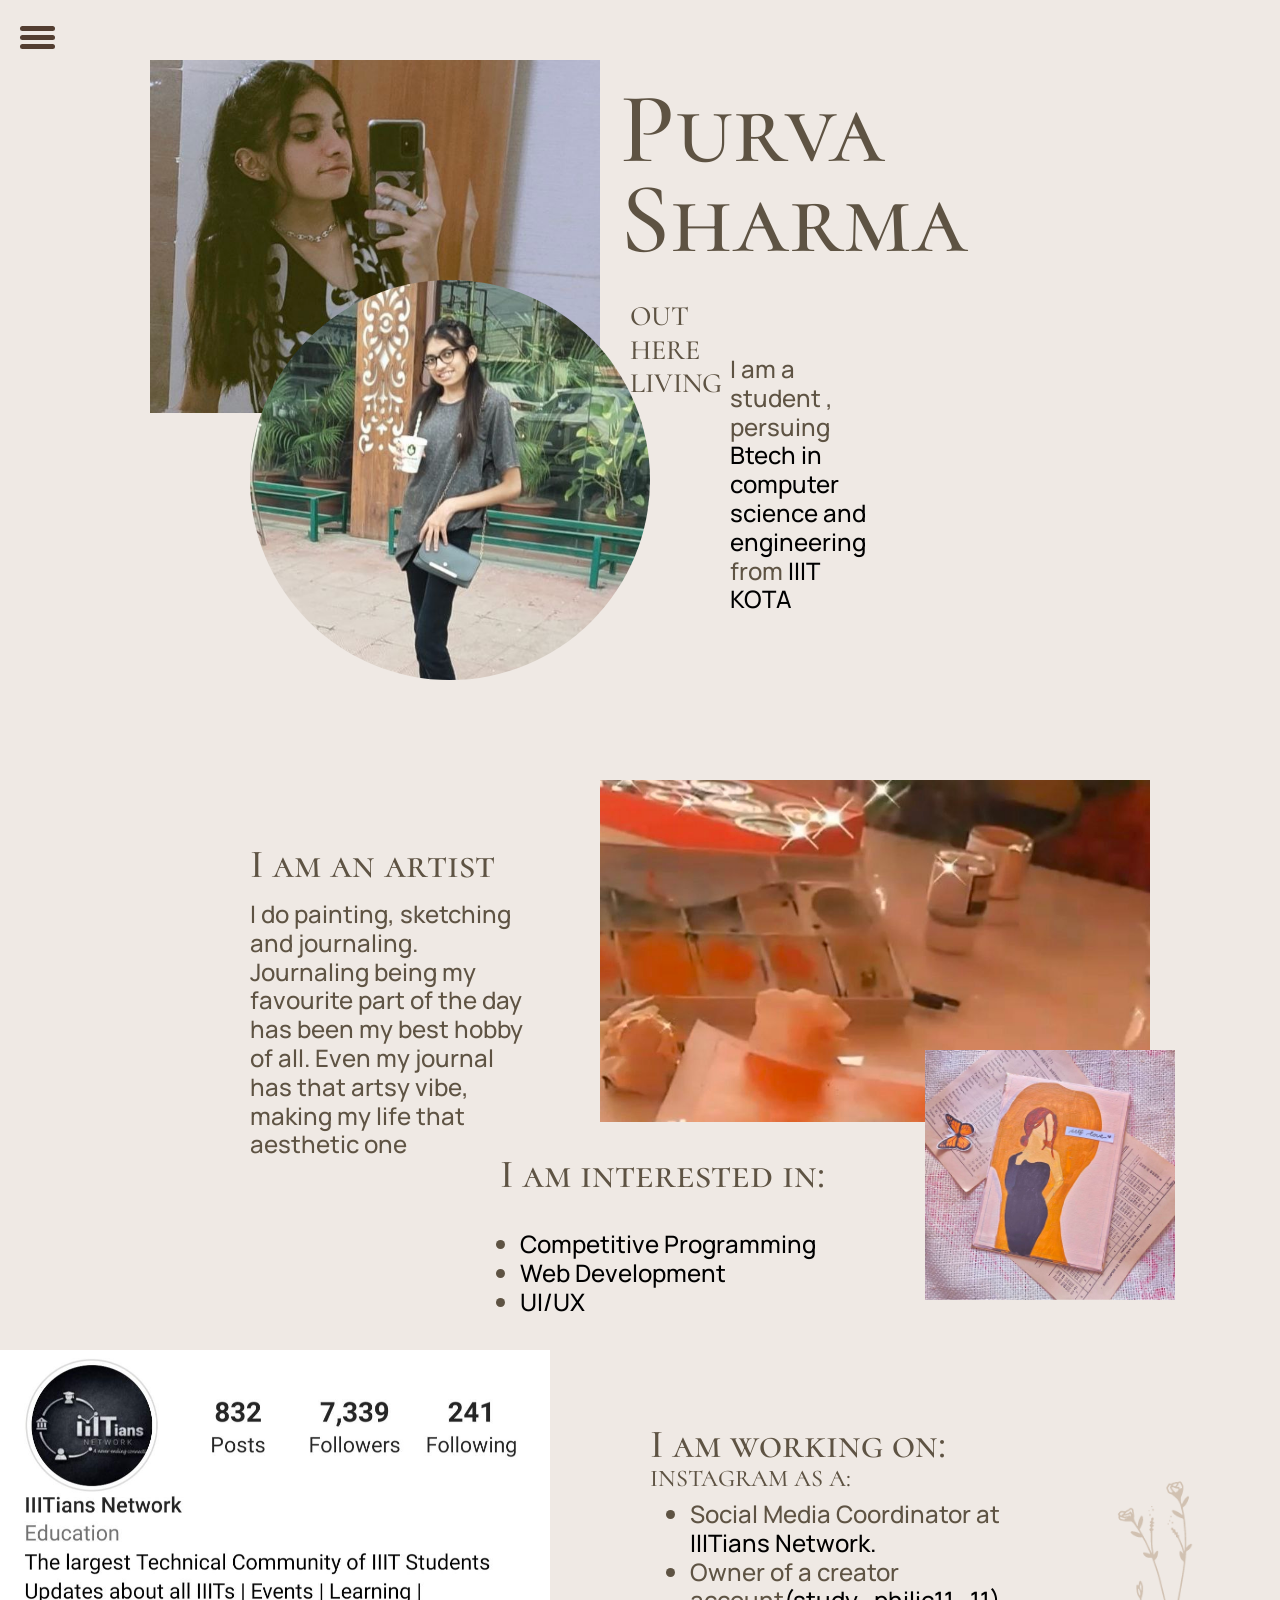
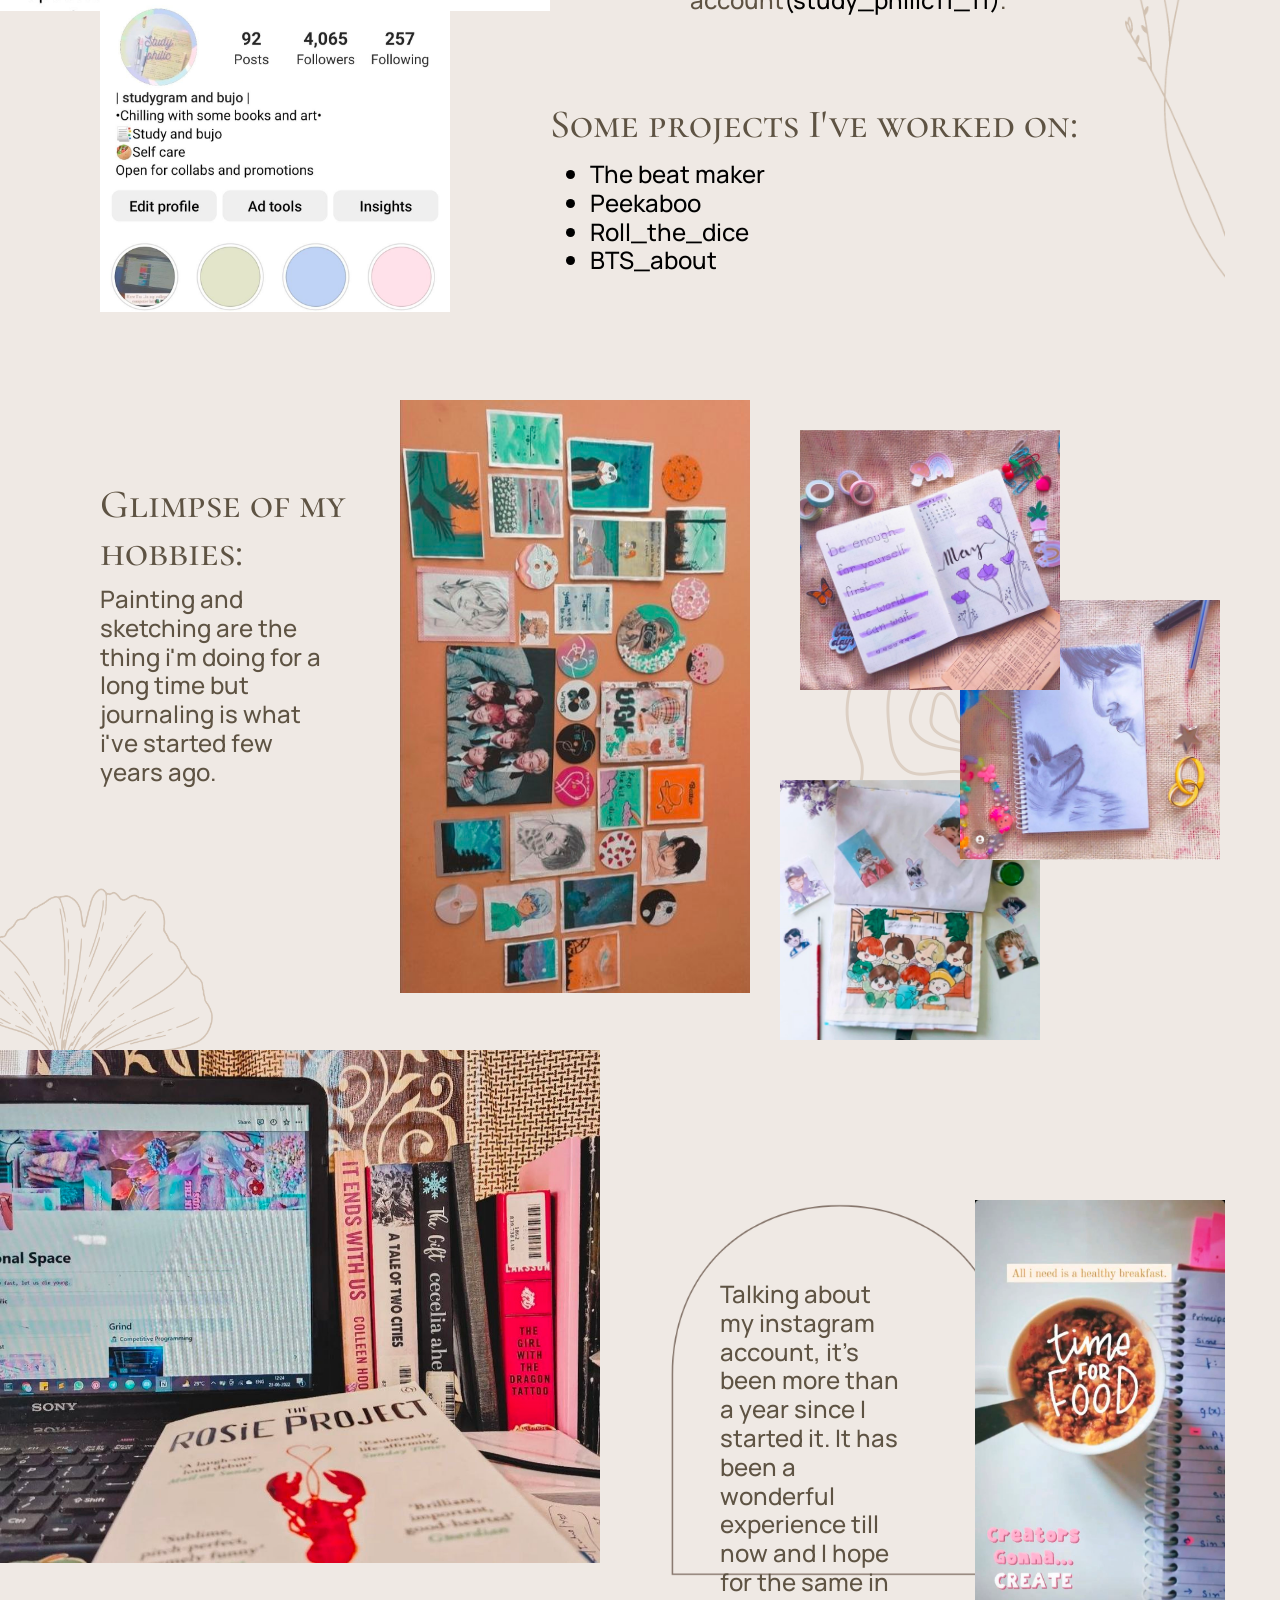
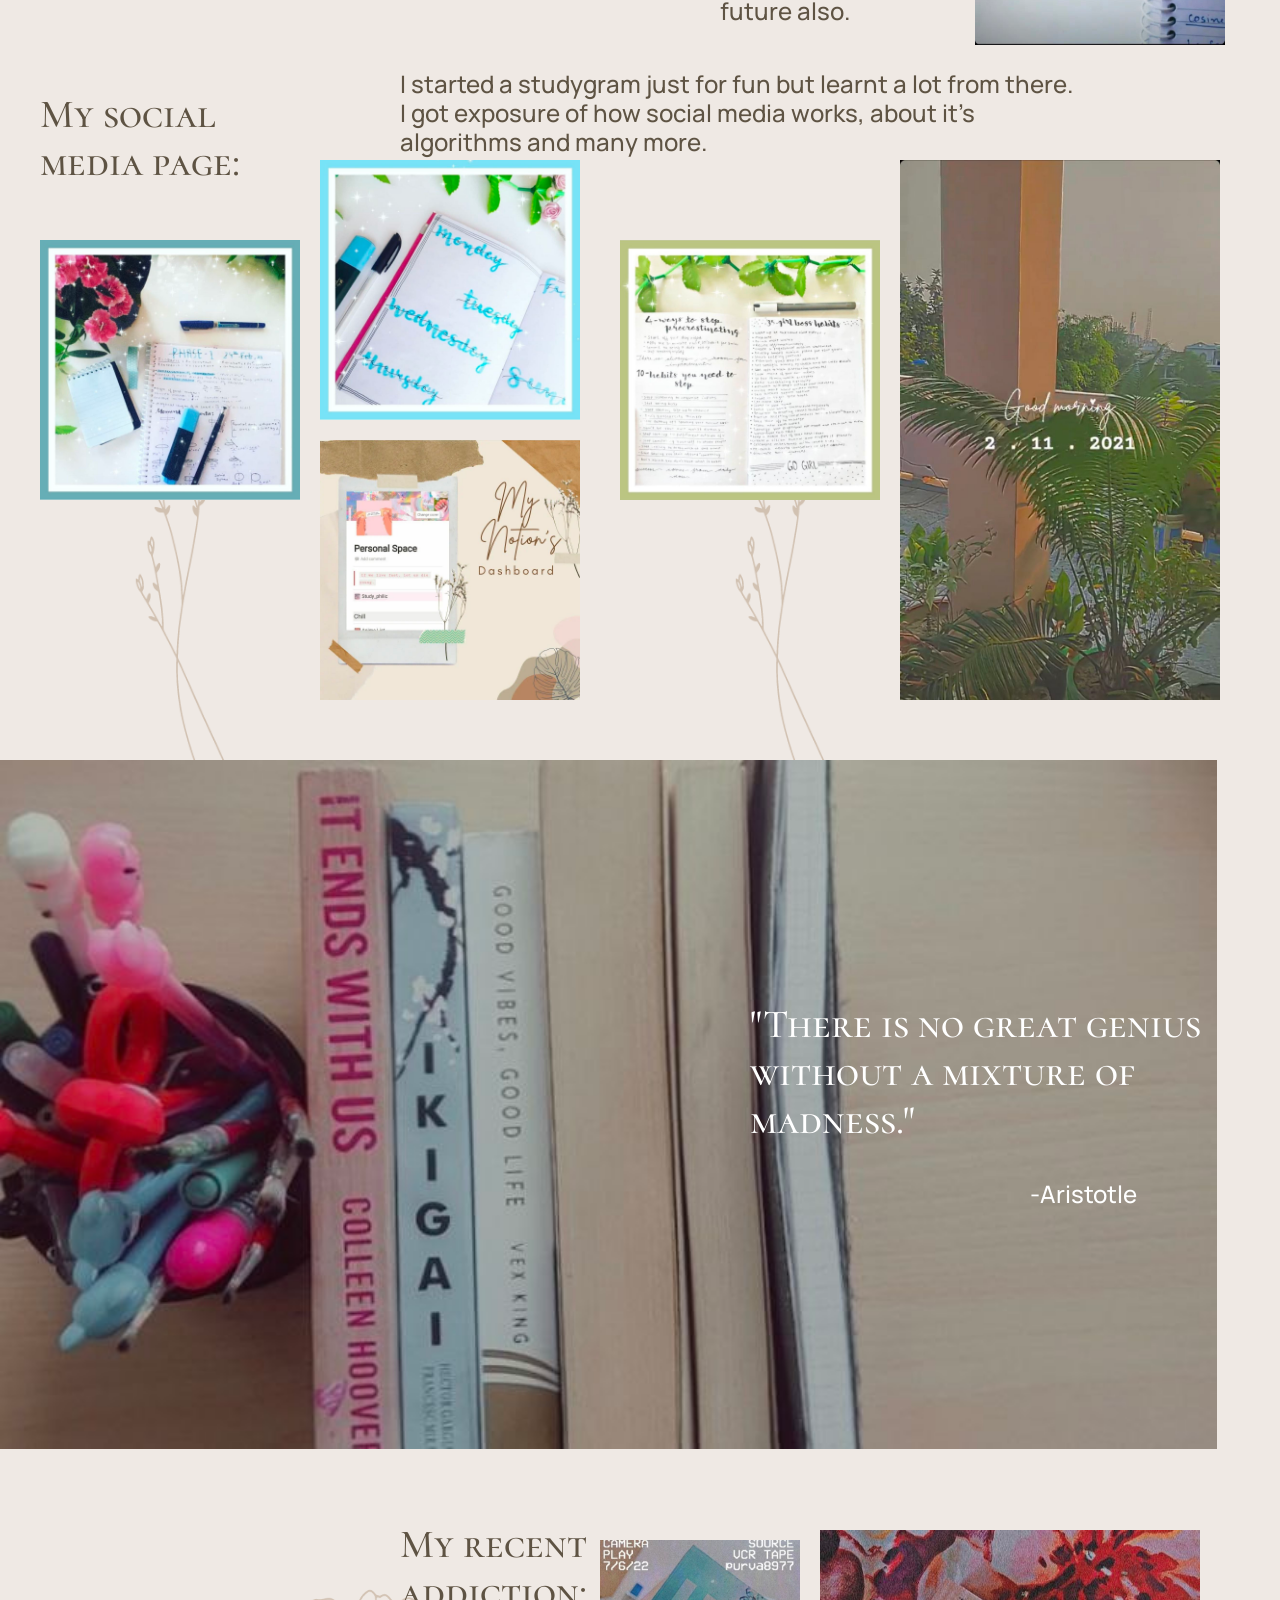
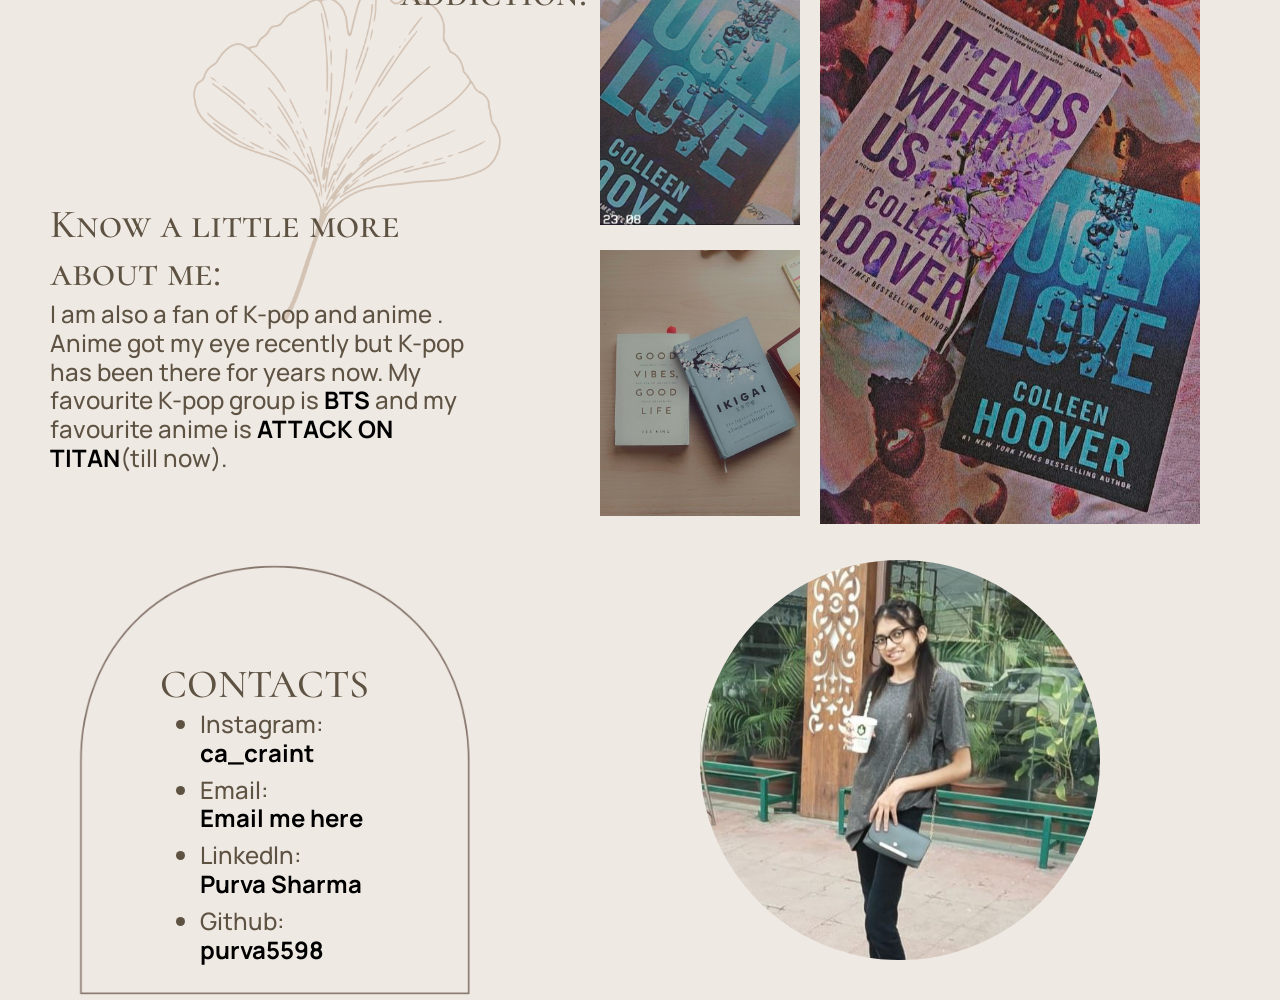
<file: index.html>
<!DOCTYPE html>
<html>
<head>
	<title>myself</title>
	<link rel="preconnect" href="https://fonts.googleapis.com">
<link rel="preconnect" href="https://fonts.gstatic.com" crossorigin>
<link href="https://fonts.googleapis.com/css2?family=Cormorant+SC:wght@700&family=Manrope:wght@200&display=swap" rel="stylesheet"><link rel="stylesheet" href="https://cdn.jsdelivr.net/npm/bootstrap@4.0.0/dist/css/bootstrap.min.css" integrity="sha384-Gn5384xqQ1aoWXA+058RXPxPg6fy4IWvTNh0E263XmFcJlSAwiGgFAW/dAiS6JXm" crossorigin="anonymous">
<link rel="stylesheet" type="text/css" href="mycss.css">
<meta name="viewport" content="width=device-width,initial-scale=1.0">
</head>
<body style = "background-color: #efe9e4;">

	<!-- HAMBURGER............................... -->
	<div id="menu-bar">
				<div id="menu" onclick="onClickMenu()">
					<div id="bar1" class="bar"></div>
					<div id="bar2" class="bar"></div>
					<div id="bar3" class="bar"></div>
				</div>
				<ul class="nav" id="nav">
					<li><a href="#part2">Interest</a></li>
					<li><a href="#part3">Work</a></li>
					<li><a href="#part4">Hobbies</a></li>
					<li><a href="#part5">Social media</a></li>
					<li><a href="#partcontact">Contact</a></li>
				</ul>
			</div>
			<div class="menu-bg" id="menu-bg"></div>


	    <script src="myjs.js"></script>






	<div class="web">
	 <div class ="upper">
		<!-- <div class="dropdown">
			<button class="btn btn-default dropdown-toggle" data-toggle="dropdown"><img src="1.png" width="20"></button>
			<ul class=" dropele">
				<li>l1</li>
				<li>l2</li>
			</ul>
		</div> -->
		<div class="firstblockimg1">
		<img src="images/upper1.jpg" width="450px">
	</div>
	<div >
	<img class="firstblockimg2 hov" src="images/upper2.jpg" width="400px">
</div>

	<div class="firstblocktxt">
		<h1 class="p1">Purva</h1>
			<h1 class="s1">Sharma</h1>
			<h3 class="out">OUT HERE LIVING</h3>
			<h4 class="bio">I am a student , persuing<a href="https://zollege.in/courses/bachelor-of-technology-btech-computer-science-and-engineering" target="_blank" style="color:black;"> Btech in computer science and engineering</a> from <a href="https://iiitkota.ac.in/" target="_blank" style="color:black;">IIIT KOTA</a> </h4>
	</div>
</div>
<!--............................ MIDDLE PART...................... -->
	 <div class="middle">
		 <div class="middleimg1">
 		<img src="images/artist1.jpg" width="550px">
 	</div>
 	<div >
 	<img class="middleimg2 hov" src="images/artist2.jpg" width="250px">
 </div>

 	<div  class="middletxt">
 		<h1 id ="part2" class="art">I am an artist</h1>
 			<h4 class="artsub"> I do painting, sketching and journaling. Journaling being my favourite part of the day has been my best hobby of all. Even my journal has that artsy vibe, making my life that aesthetic one </h4>
 	</div>
 <div class="middletxt2">
	 <h1 class="int">I am interested in:</h1>
		 <h4 class="intsub"> <ul>
		 <li><a href="https://en.wikipedia.org/wiki/Competitive_programming" target="_blank" style="color:black;">Competitive Programming</a></li>
	 <li><a href="https://en.wikipedia.org/wiki/Web_development" target="_blank" style="color:black;">Web Development</a></li>
 <li><a href="https://uxplanet.org/what-is-ui-vs-ux-design-and-the-difference-d9113f6612de" target="_blank" style="color:black;">UI/UX</a></li>
</h4>
 </div>
</div>

<!-- PART3......................................... -->
<div class="part3">
	<img class="aes1" src="images/4.png" width="230px">
	<div class="p3img1">
 <img src="images/sm1.jpg" width="550px">
</div>
<div >
<img class="p3img2 hov" src="images/sm2.jpg" width="350px">
</div>

<div class="p3txt">
 <h1 id ="part3" class="sm">I am working on:</h1>
 <h4 class="as">INSTAGRAM AS A:</h4>
	 <h4 class="smsub"> <ul>
	 <li>Social Media Coordinator at <a href="https://www.instagram.com/iiitians.network/" target="_blank" style="color:black;">IIITians Network.</a></li>
 <li>Owner of a creator account<a href="https://www.instagram.com/study_philic11_11/" target="_blank" style="color:black;">(study_philic11_11)</a>. </li>
</ul></h4>
</div>
</div>
<div class="p3txt2">
<h1 class="proj">Some projects I've worked on:</h1>
	<h4 class="projsub"> <ul>
<a href="https://github.com/purva5598/The_beat_Maker" target="_blank">	<li style="color:black;">The beat maker</li></a>
<a href="https://github.com/purva5598/PeekAboo" target="_blank"><li style="color:black;">Peekaboo</li></a>
<a href="https://github.com/purva5598/Roll_the_Dice" target="_blank"><li style="color:black;">Roll_the_dice</li></a>
<a href="https://github.com/purva5598/BTS_about0" target="_blank"><li style="color:black;">BTS_about</li></a>
</h4>
</div>
</div>

<!-- PART4................................ -->

<div class="p4">
	<div class="p4img">
	<div >
 <img class="p4img1" src="images/hobby1.jpg" width="350px">
</div>
<div >
<img class="p4img2 hov" src="images/hobby2.jpg" width="260px">
</div>
<div>
<img class="p4img3 hov" src="images/hobby3.jpg" width="260px">
</div>
<img class="p4img4 hov" src="images/hobby4.jpg" width="260px">
</div>
<img class="aes2" src="2.png" width="250px">
<img class="aes3" src="images/5.png" width="220px">
<img class="aes4" src="3.png" width="380px">
<img class="aes5" src="images/4.png" width="240px">
<img class="aes6" src="images/4.png" width="240px">
<img class="aes7" src="images/55.png" width="340px">
<img class="aes8" src="3.png" width="440px">

<div class="p4txt">
 <h1 id ="part4" class="ho">Glimpse of my hobbies:</h1>
	 <h4 class="hosub"> Painting and sketching are the thing i'm doing for a long time but journaling is what i've started few years ago.</h4>
</div>
</div>

<!-- PART 5.................................. -->

<div class="part5">
	<div class="p5img1">
 <img  src="images/p5img1.jpg" width="600px">
</div>
<div >
<img class="p5img2 hov" src="images/p5img2.jpg" width="250px">
</div>

<div class="p5txt">
 <h4 id ="part5" >Talking about my instagram account, it's been more than a year since I started it. It has been a wonderful experience till now and I hope for the same in future also. </h4>
</div>
</div>

<!-- PART 6....................................... -->

<div class="p6">
	<div class="p6img1">
 <img src="images/p6img1.jpg" width="260px">
</div>
<div >
<img class="p6img2 hov" src="images/p6img2.jpg" width="260px">
</div>
<div class="p6img3 hov">
<img class="hov" src="images/p6img3.jpg" width="260px">
</div><div class="p6img4">
<img src="images/p6img4.jpg" width="260px">
</div>
<div class="p6img5">
<img src="images/p6img5.jpg" width="320px">
</div>

<div class="p6txt">
 <h1 class="page">My social media page:</h1>
	 <h4 class="pagesub">I started a studygram just for fun but learnt a lot from there. I got exposure of how social media works, about it's algorithms and many more. </h4>
</div>
</div>

<!-- PART 7 ....................... -->

<div class="p7">
	<div class="p7img1">
 <img  src="images/p7.jpg" width="1217px">
</div>
<div class="p7txt">
 <h1 class="quote">"There is no great genius without a mixture of madness."</h1>
 <h4 class="quotesub">-Aristotle </h4>

	 </div>
</div>

<!-- PART 8..................... -->

<div class="p8">
	<div class="p8img1">
 <img  src="images/p8img1.jpg" width="200px">
</div>
<div >
<img class="p8img2" src="images/p8img2.jpg" width="200px">
</div>
<div class="p8img3">
<img  src="images/p8img3.jpg" width="380px">
</div>
<div class="p8txt">
	<div class="p8txt1">
 <h1 class="add">My recent addiction:</h1>
	 </div>
<div class="p8txt2">
<h1 class="more">Know a little more about me:</h1>
 <h4 class="moresub">I am also a fan of K-pop and anime . Anime got my eye recently but K-pop has been there for years now. My favourite K-pop group is <a href="https://ibighit.com/bts/eng/profile/" target="_blank"> <b style="color:black;">BTS</b> </a>and my favourite anime is <a href="https://en.wikipedia.org/wiki/Attack_on_Titan_(TV_series)" target="_blank"><b style="color:black;">ATTACK ON TITAN</b></a>(till now).</h4>
</div>
</div>
</div>



<!-- CONTACT................... -->
<div class="cont">
	<div >
 <img class="contimg hov" src="images/upper2.jpg" width="400px">
</div>
<div class="conttxt">
 <h1 id ="partcontact" class="contact">CONTACTS</h1>
 <h4 class="contactsub"><ul>
 <li>Instagram: <a href="https://www.instagram.com/ca_craint_._/?hl=en" target="_blank"> <h4 style=" color: black;"><b>ca_craint</b></h4></a></li>
<li>Email: <a href="mailto: sharmapurva5598@gmail.com"><h4 style="color:black;" ><b>Email me here</b></h4></a></li>
<li>Linkedln: <a href="https://www.linkedin.com/in/purva-sharma-587b4a236/" target="_blank"> <h4 style=" color: black;"><b>Purva Sharma</b></h4></a></li>
<li>Github: <a href="https://github.com/purva5598" target="_blank"> <h4 style=" color: black;"><b>purva5598</b></h4></a></li></ul> </h4>

	 </div>
</div>

</div>

</body>

</html>
</file>
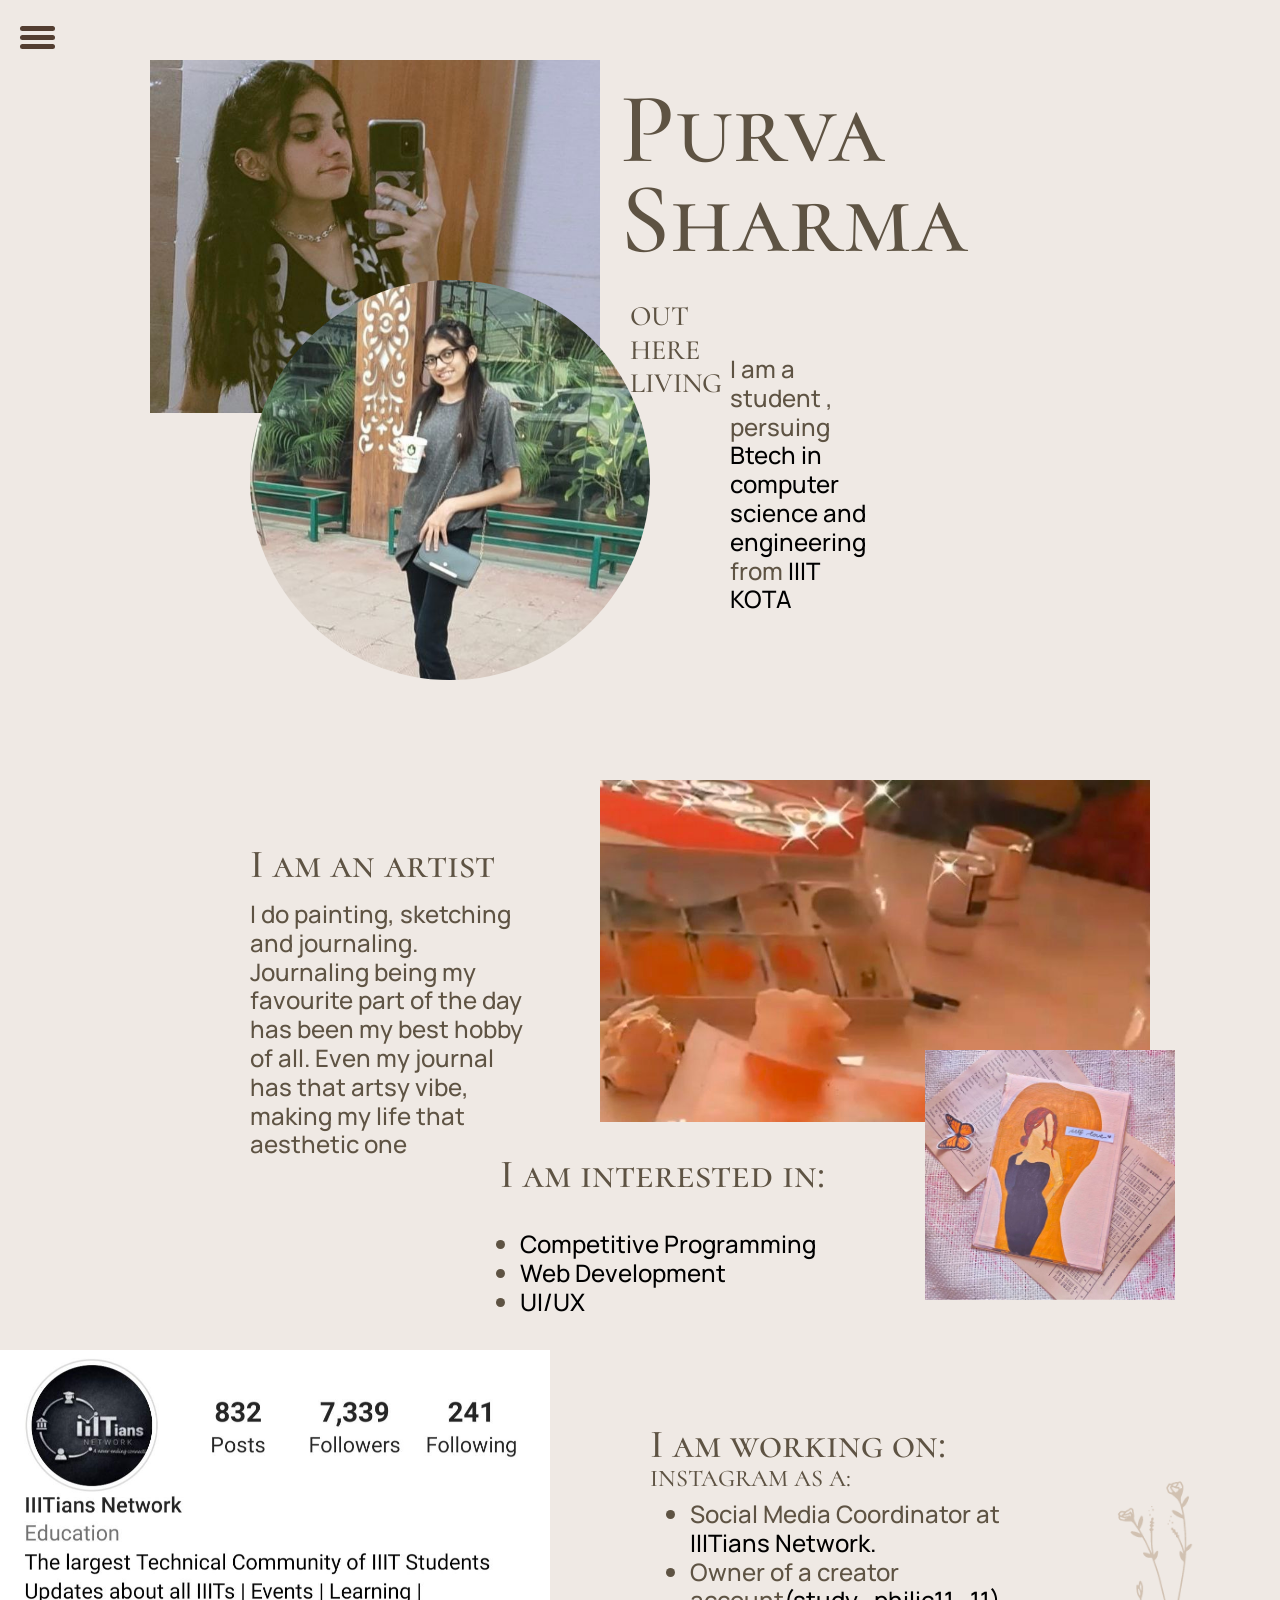
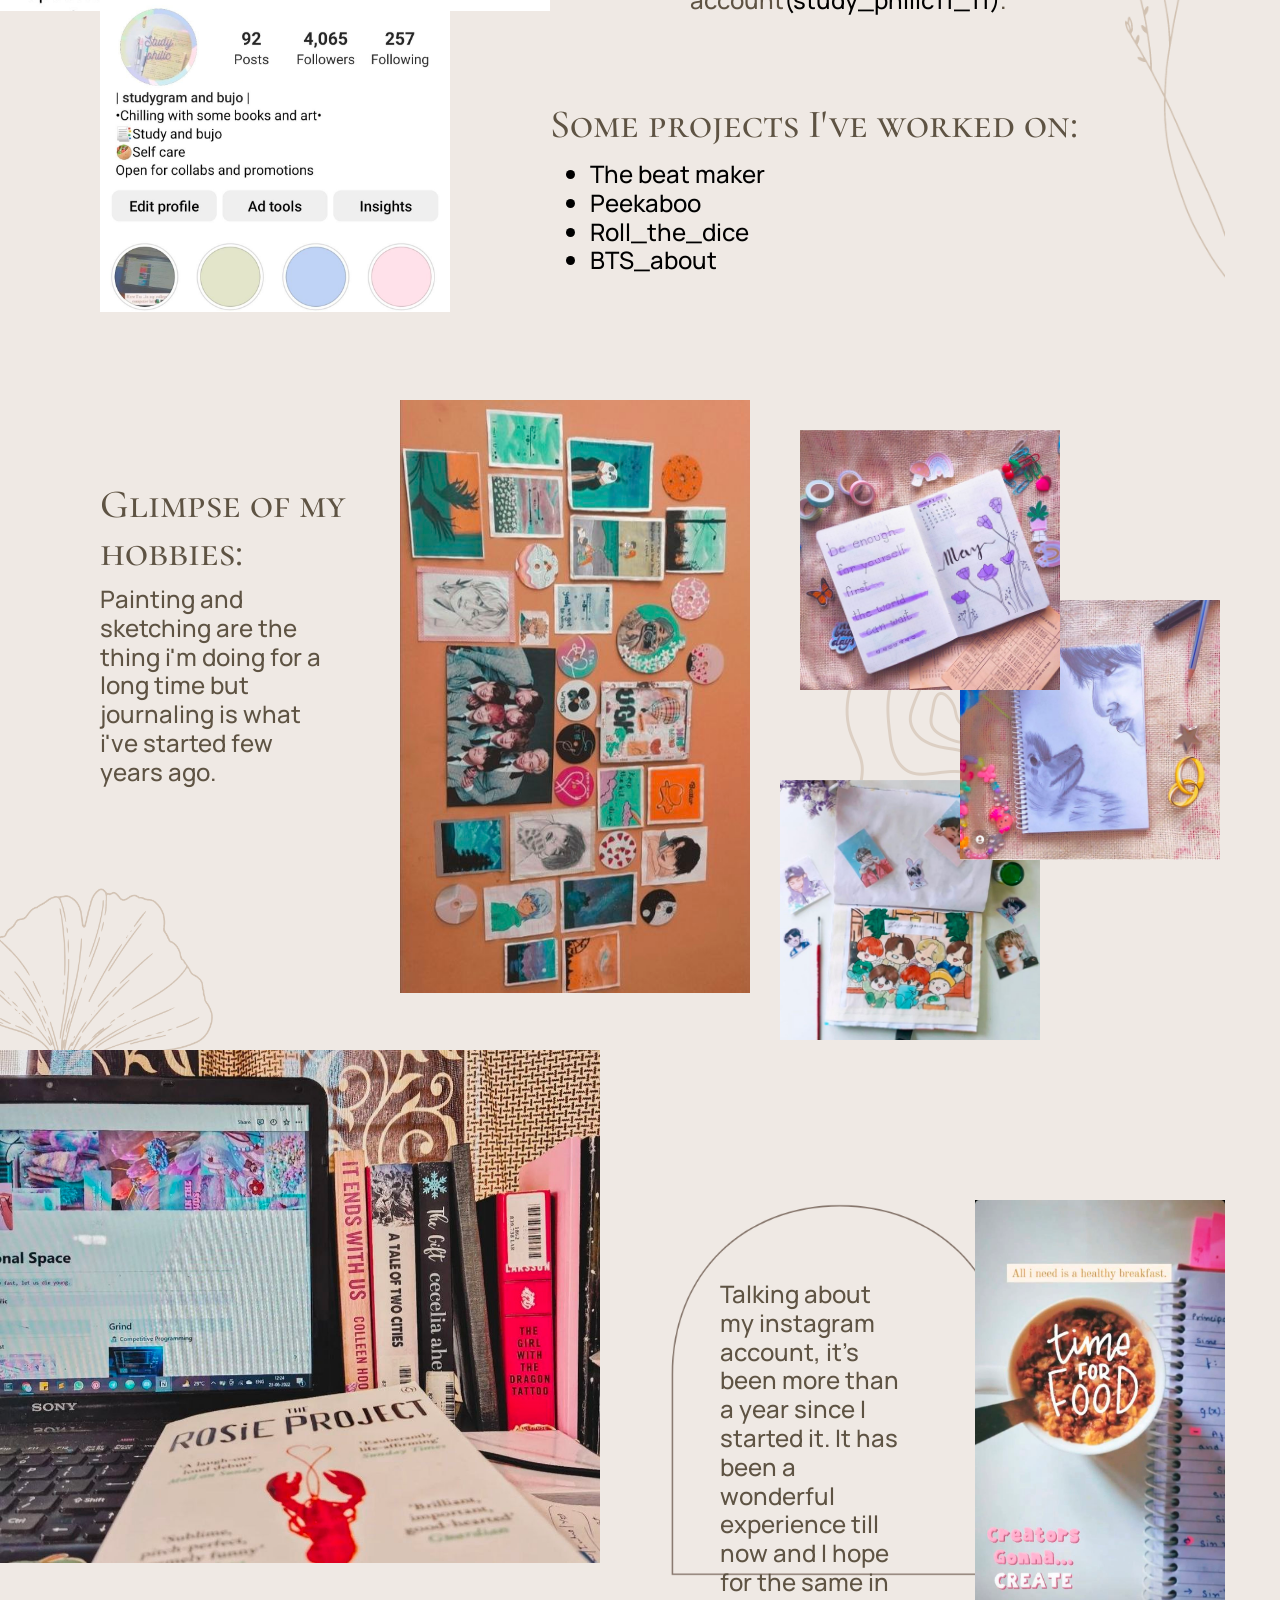
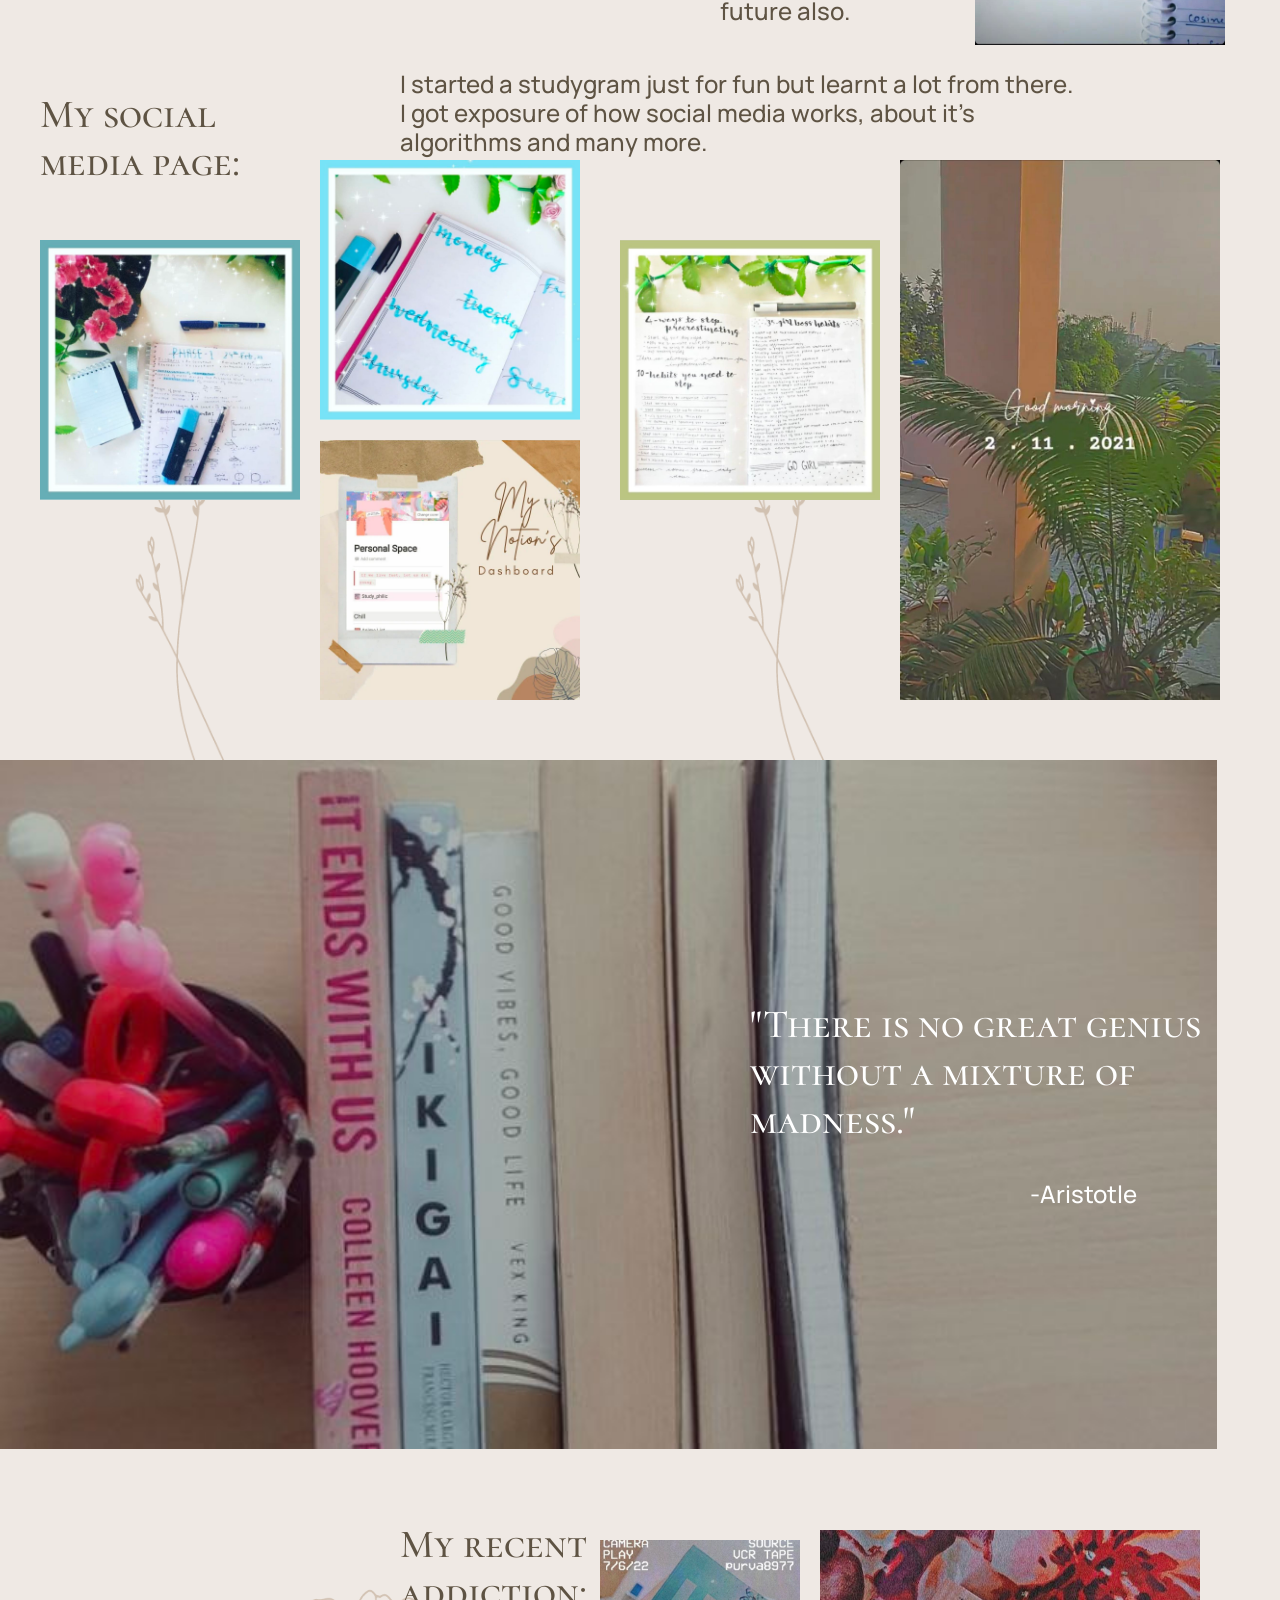
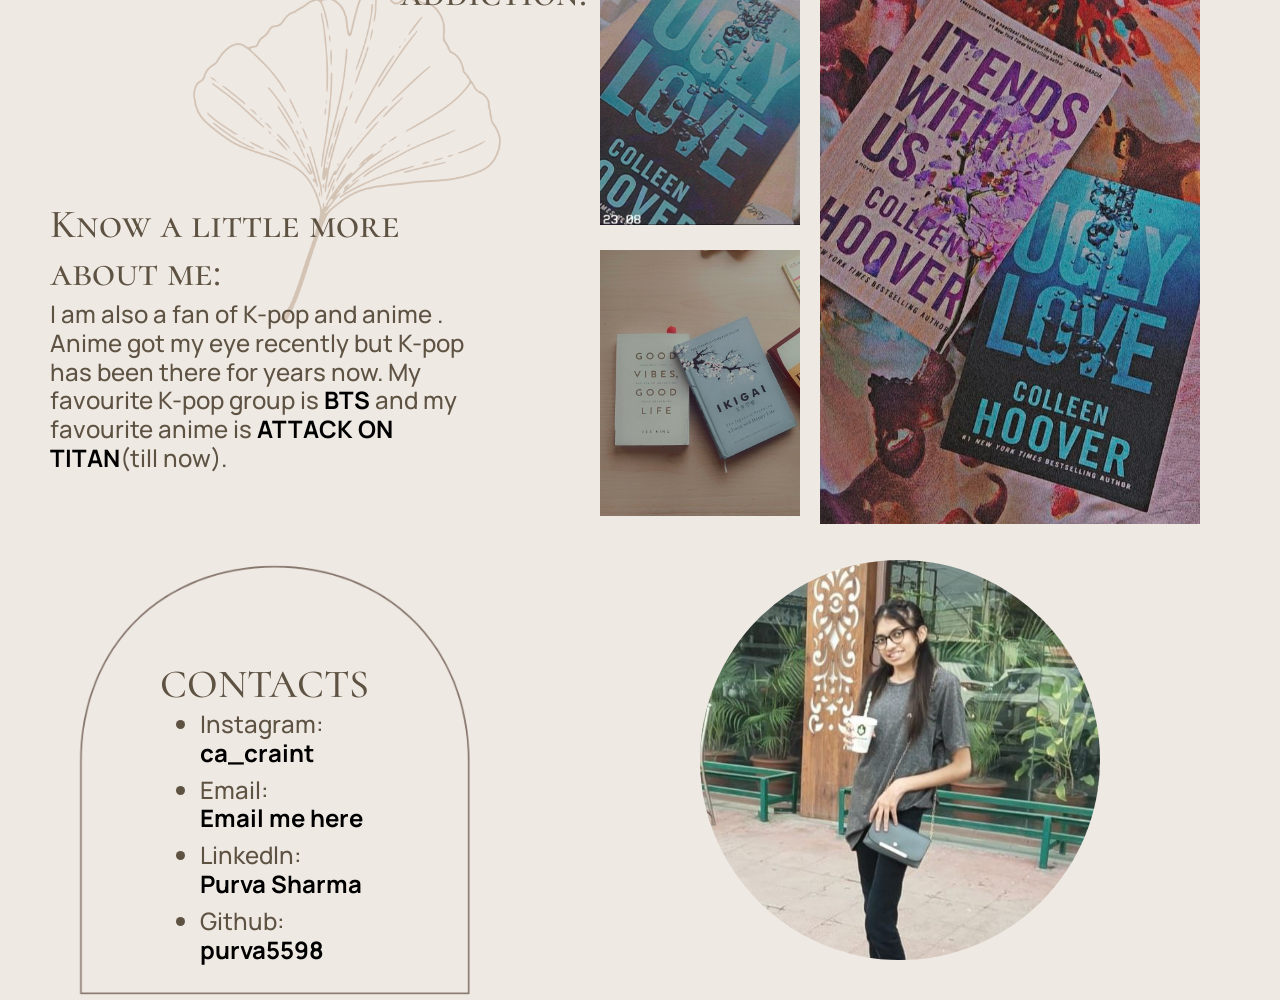
<file: myself.html>
<!DOCTYPE html>
<html>
<head>
	<title>myself</title>
	<link rel="preconnect" href="https://fonts.googleapis.com">
<link rel="preconnect" href="https://fonts.gstatic.com" crossorigin>
<link href="https://fonts.googleapis.com/css2?family=Cormorant+SC:wght@700&family=Manrope:wght@200&display=swap" rel="stylesheet"><link rel="stylesheet" href="https://cdn.jsdelivr.net/npm/bootstrap@4.0.0/dist/css/bootstrap.min.css" integrity="sha384-Gn5384xqQ1aoWXA+058RXPxPg6fy4IWvTNh0E263XmFcJlSAwiGgFAW/dAiS6JXm" crossorigin="anonymous">
<link rel="stylesheet" type="text/css" href="mycss.css">
<meta name="viewport" content="width=device-width,initial-scale=1.0">
</head>
<body style = "background-color: #efe9e4;">

	<!-- HAMBURGER............................... -->
	<div id="menu-bar">
				<div id="menu" onclick="onClickMenu()">
					<div id="bar1" class="bar"></div>
					<div id="bar2" class="bar"></div>
					<div id="bar3" class="bar"></div>
				</div>
				<ul class="nav" id="nav">
					<li><a href="#part2">Interest</a></li>
					<li><a href="#part3">Work</a></li>
					<li><a href="#part4">Hobbies</a></li>
					<li><a href="#part5">Social media</a></li>
					<li><a href="#partcontact">Contact</a></li>
				</ul>
			</div>
			<div class="menu-bg" id="menu-bg"></div>


	    <script src="myjs.js"></script>






	<div class="web">
	 <div class ="upper">
		<!-- <div class="dropdown">
			<button class="btn btn-default dropdown-toggle" data-toggle="dropdown"><img src="1.png" width="20"></button>
			<ul class=" dropele">
				<li>l1</li>
				<li>l2</li>
			</ul>
		</div> -->
		<div class="firstblockimg1">
		<img src="images/upper1.jpg" width="450px">
	</div>
	<div >
	<img class="firstblockimg2 hov" src="images/upper2.jpg" width="400px">
</div>

	<div class="firstblocktxt">
		<h1 class="p1">Purva</h1>
			<h1 class="s1">Sharma</h1>
			<h3 class="out">OUT HERE LIVING</h3>
			<h4 class="bio">I am a student , persuing<a href="https://zollege.in/courses/bachelor-of-technology-btech-computer-science-and-engineering" target="_blank" style="color:black;"> Btech in computer science and engineering</a> from <a href="https://iiitkota.ac.in/" target="_blank" style="color:black;">IIIT KOTA</a> </h4>
	</div>
</div>
<!--............................ MIDDLE PART...................... -->
	 <div class="middle">
		 <div class="middleimg1">
 		<img src="images/artist1.jpg" width="550px">
 	</div>
 	<div >
 	<img class="middleimg2 hov" src="images/artist2.jpg" width="250px">
 </div>

 	<div  class="middletxt">
 		<h1 id ="part2" class="art">I am an artist</h1>
 			<h4 class="artsub"> I do painting, sketching and journaling. Journaling being my favourite part of the day has been my best hobby of all. Even my journal has that artsy vibe, making my life that aesthetic one </h4>
 	</div>
 <div class="middletxt2">
	 <h1 class="int">I am interested in:</h1>
		 <h4 class="intsub"> <ul>
		 <li><a href="https://en.wikipedia.org/wiki/Competitive_programming" target="_blank" style="color:black;">Competitive Programming</a></li>
	 <li><a href="https://en.wikipedia.org/wiki/Web_development" target="_blank" style="color:black;">Web Development</a></li>
 <li><a href="https://uxplanet.org/what-is-ui-vs-ux-design-and-the-difference-d9113f6612de" target="_blank" style="color:black;">UI/UX</a></li>
</h4>
 </div>
</div>

<!-- PART3......................................... -->
<div class="part3">
	<img class="aes1" src="images/4.png" width="230px">
	<div class="p3img1">
 <img src="images/sm1.jpg" width="550px">
</div>
<div >
<img class="p3img2 hov" src="images/sm2.jpg" width="350px">
</div>

<div class="p3txt">
 <h1 id ="part3" class="sm">I am working on:</h1>
 <h4 class="as">INSTAGRAM AS A:</h4>
	 <h4 class="smsub"> <ul>
	 <li>Social Media Coordinator at <a href="https://www.instagram.com/iiitians.network/" target="_blank" style="color:black;">IIITians Network.</a></li>
 <li>Owner of a creator account<a href="https://www.instagram.com/study_philic11_11/" target="_blank" style="color:black;">(study_philic11_11)</a>. </li>
</ul></h4>
</div>
</div>
<div class="p3txt2">
<h1 class="proj">Some projects I've worked on:</h1>
	<h4 class="projsub"> <ul>
<a href="https://github.com/purva5598/The_beat_Maker" target="_blank">	<li style="color:black;">The beat maker</li></a>
<a href="https://github.com/purva5598/PeekAboo" target="_blank"><li style="color:black;">Peekaboo</li></a>
<a href="https://github.com/purva5598/Roll_the_Dice" target="_blank"><li style="color:black;">Roll_the_dice</li></a>
<a href="https://github.com/purva5598/BTS_about0" target="_blank"><li style="color:black;">BTS_about</li></a>
</h4>
</div>
</div>

<!-- PART4................................ -->

<div class="p4">
	<div class="p4img">
	<div >
 <img class="p4img1" src="images/hobby1.jpg" width="350px">
</div>
<div >
<img class="p4img2 hov" src="images/hobby2.jpg" width="260px">
</div>
<div>
<img class="p4img3 hov" src="images/hobby3.jpg" width="260px">
</div>
<img class="p4img4 hov" src="images/hobby4.jpg" width="260px">
</div>
<img class="aes2" src="2.png" width="250px">
<img class="aes3" src="images/5.png" width="220px">
<img class="aes4" src="3.png" width="380px">
<img class="aes5" src="images/4.png" width="240px">
<img class="aes6" src="images/4.png" width="240px">
<img class="aes7" src="images/55.png" width="340px">
<img class="aes8" src="3.png" width="440px">

<div class="p4txt">
 <h1 id ="part4" class="ho">Glimpse of my hobbies:</h1>
	 <h4 class="hosub"> Painting and sketching are the thing i'm doing for a long time but journaling is what i've started few years ago.</h4>
</div>
</div>

<!-- PART 5.................................. -->

<div class="part5">
	<div class="p5img1">
 <img  src="images/p5img1.jpg" width="600px">
</div>
<div >
<img class="p5img2 hov" src="images/p5img2.jpg" width="250px">
</div>

<div class="p5txt">
 <h4 id ="part5" >Talking about my instagram account, it's been more than a year since I started it. It has been a wonderful experience till now and I hope for the same in future also. </h4>
</div>
</div>

<!-- PART 6....................................... -->

<div class="p6">
	<div class="p6img1">
 <img src="images/p6img1.jpg" width="260px">
</div>
<div >
<img class="p6img2 hov" src="images/p6img2.jpg" width="260px">
</div>
<div class="p6img3 hov">
<img class="hov" src="images/p6img3.jpg" width="260px">
</div><div class="p6img4">
<img src="images/p6img4.jpg" width="260px">
</div>
<div class="p6img5">
<img src="images/p6img5.jpg" width="320px">
</div>

<div class="p6txt">
 <h1 class="page">My social media page:</h1>
	 <h4 class="pagesub">I started a studygram just for fun but learnt a lot from there. I got exposure of how social media works, about it's algorithms and many more. </h4>
</div>
</div>

<!-- PART 7 ....................... -->

<div class="p7">
	<div class="p7img1">
 <img  src="images/p7.jpg" width="1217px">
</div>
<div class="p7txt">
 <h1 class="quote">"There is no great genius without a mixture of madness."</h1>
 <h4 class="quotesub">-Aristotle </h4>

	 </div>
</div>

<!-- PART 8..................... -->

<div class="p8">
	<div class="p8img1">
 <img  src="images/p8img1.jpg" width="200px">
</div>
<div >
<img class="p8img2" src="images/p8img2.jpg" width="200px">
</div>
<div class="p8img3">
<img  src="images/p8img3.jpg" width="380px">
</div>
<div class="p8txt">
	<div class="p8txt1">
 <h1 class="add">My recent addiction:</h1>
	 </div>
<div class="p8txt2">
<h1 class="more">Know a little more about me:</h1>
 <h4 class="moresub">I am also a fan of K-pop and anime . Anime got my eye recently but K-pop has been there for years now. My favourite K-pop group is <a href="https://ibighit.com/bts/eng/profile/" target="_blank"> <b style="color:black;">BTS</b> </a>and my favourite anime is <a href="https://en.wikipedia.org/wiki/Attack_on_Titan_(TV_series)" target="_blank"><b style="color:black;">ATTACK ON TITAN</b></a>(till now).</h4>
</div>
</div>
</div>



<!-- CONTACT................... -->
<div class="cont">
	<div >
 <img class="contimg hov" src="images/upper2.jpg" width="400px">
</div>
<div class="conttxt">
 <h1 id ="partcontact" class="contact">CONTACTS</h1>
 <h4 class="contactsub"><ul>
 <li>Instagram: <a href="https://www.instagram.com/ca_craint_._/?hl=en" target="_blank"> <h4 style=" color: black;"><b>ca_craint</b></h4></a></li>
<li>Email: <a href="mailto: sharmapurva5598@gmail.com"><h4 style="color:black;" ><b>Email me here</b></h4></a></li>
<li>Linkedln: <a href="https://www.linkedin.com/in/purva-sharma-587b4a236/" target="_blank"> <h4 style=" color: black;"><b>Purva Sharma</b></h4></a></li>
<li>Github: <a href="https://github.com/purva5598" target="_blank"> <h4 style=" color: black;"><b>purva5598</b></h4></a></li></ul> </h4>

	 </div>
</div>

</div>

</body>

</html>
</file>
<file: mycss.css>
body{
    color:#5E5343;
}

/* hamburger......................................... */
#menu{
	width: 35px;
	height: 30px;
	margin: 30px 0 20px 20px;
	cursor: pointer;
}
.bar{
	height: 5px;
	width: 100%;
	background-color: #533e31;
	display: block;
	border-radius: 5px;
	transition: 0.3s ease;
}
#bar1{
	transform: translateY(-4px);
}
#bar3{
	transform: translateY(4px);
}
.nav li a{
	color: #fff;
	text-decoration: none;
}
.nav li a:hover{
	font-weight: bold;
}
.nav li{
	list-style: none;
	padding: 16px 0;
}
.nav{
	padding: 0;
	margin: 0 20px;
	transition: 0.3s ease;
	display: none;
}
.menu-bg, #menu-bar{
	top: 0;
	left: 0;
	position: absolute;
  position:fixed;
}
.menu-bg{
	z-index: 1;
	width: 0;
	height: 0;
	margin: 30px 0 20px 20px;
	background: radial-gradient(circle,#5e5343,#859686);
	border-radius: 50%;
	transition: 0.3s ease;
}
#menu-bar{
	z-index: 2;
}
.change-bg{
	width: 550px;
	height: 540px;
	transform: translate(-60%,-30%);
}

.change .bar{
	background-color: white;
}
.change #bar1{
	transform: translateY(4px) rotateZ(-45deg);
}
.change #bar3{
	transform: translateY(-6px) rotate(45deg);
}
.change #bar2{
	opacity: 0;
}
.change{
	display: block;
}
@media(max-width:786px){

}
/* part1................................. */
.firstblockimg1{
  position:absolute;
  left:150px;
transition:0.5s;
}

.hov:hover{
  transform:scale(1.3);
  z-index:1;
}
.upper{
  position:absolute;
  top:30px;

}
.firstblockimg1{
  margin-top:30px;
  z-index:-1;
  transition:0.5s;
}
.firstblockimg2{
  position: absolute;
  top:250px;
  left:250px;
  transition:0.5s;
  border-radius:100%;
}
.firstblocktxt{

  position:absolute;
  top: 40px;
  left: 620px;
  font-family: 'Cormorant SC', serif;
}
.out{
  position: absolute;
  top:230px;
  left:10px;
  right:10px;

}
.p1 {
  z-index:-1;
  position: absolute;
  top:0px;
font-size:100px;
  }
  .s1{
    z-index:-1;
    position:absolute;
    top:90px;
  font-size:100px;
}
.bio{
  position:absolute;
  left:110px;
  top:285px;
    font-family: 'Manrope', sans-serif;
}

/* part2.................................. */
.middleimg1{
  z-index:-1;
  position: absolute;
  left:600px;
  top:780px;
  transition:0.5s;


}
.middleimg2{
  position: absolute;
  left:925px;
  top:1050px;
  transition:0.5s;

}
.art{
  font-family: 'Cormorant SC', serif;
  position:absolute;
  top:840px;
  left:250px;

}
.artsub{
      font-family: 'Manrope', sans-serif;
  position:absolute;
  top: 900px;
  left:250px;
  right:750px;
}
.int{
  font-family: 'Cormorant SC', serif;
  position:absolute;
  top:1150px;
  left:500px;
}
.intsub{
      font-family: 'Manrope', sans-serif;
  position:absolute;
  top: 1230px;
  left:480px;
  right:280px;
}

/* part3...................................................... */
.p3img1{
  z-index:-1;
  position: absolute;
  top:1350px;
transition:0.5s;
}
.p3img2{
  position: absolute;
  left:100px;
  top:1600px;
transition:0.5s;
}
.sm{
  font-family: 'Cormorant SC', serif;
  position:absolute;
  top:1420px;
  left:650px;

}
.as{
  font-family: 'Cormorant SC', serif;
  position:absolute;
  top: 1465px;
  left:650px;
}
.smsub{
      font-family: 'Manrope', sans-serif;
  position:absolute;
  top: 1500px;
  left:650px;
  right:250px;
}
.proj{
  font-family: 'Cormorant SC', serif;
  position:absolute;
  top:1700px;
  left:550px;

}
.projsub{
      font-family: 'Manrope', sans-serif;
  position:absolute;
  top: 1760px;
  left:550px;
  right:300px;
}
/*part4.................................................... */


.p4img1{
  position: absolute;
  top:2000px;
  left:400px;
  transition:0.5s;

}
.p4img2{
  position: absolute;
  left:800px;
  top:2030px;
  transition:0.5s;

}
.p4img3{
  z-index:-2;
  position: absolute;
  top:2200px;
  left:960px;
  transition:0.5s;

}
.p4img4{
  z-index:-3;
  position: absolute;
  left:780px;
  top:2380px;
  transition:0.5s;

}
.ho{
  font-family: 'Cormorant SC', serif;
  position:absolute;
  top:2080px;
  left:100px;
  right:900px;

}
.hosub{
      font-family: 'Manrope', sans-serif;
  position:absolute;
  top: 2185px;
  left:100px;
  right:950px;
}

/* part5....................................... */
.p5img1{
  position:absolute;
  top:2650px;
  transition:0.5s;

}
.p5img2{
  position: absolute;
  left:975px;
  top:2800px;
  transition:0.5s;
}
.p5txt{
      font-family: 'Manrope', sans-serif;
  position:absolute;
  top: 2880px;
  left:720px;
  right:380px;
}

/* part6.......................................................... */
.p6img1{
  position: absolute;
  top:3440px;
  left:40px;
transition:0.5s;
}
.p6img2{
  position: absolute;
  left:320px;
  top:3360px;
transition:0.5s;
}
.p6img3{
  position: absolute;
  top:3640px;
  left:320px;
transition:0.5s;
}
.p6img4{
  position: absolute;
  left:620px;
  top:3440px;
transition:0.5s;
}
.p6img5{
  position: absolute;
  left:900px;
  top:3360px;
transition:0.5s;
}
.page{
  font-family: 'Cormorant SC', serif;
  position:absolute;
  top:3290px;
  left:40px;
  right:1000px;

}
.pagesub{
      font-family: 'Manrope', sans-serif;
  position:absolute;
  top: 3270px;
  left:400px;
  right:200px;
}

/* part7............................................................................. */
.p7img1{
  position: absolute;
  top:3960px;
transition:0.5s;
}
.quote{
  font-family: 'Cormorant SC', serif;
  position:absolute;
  top:4200px;
  left:750px;
  right:60px;
  color: #fff;

}
.quotesub{
      font-family: 'Manrope', sans-serif;
  position:absolute;
  top: 4380px;
  left:1030px;

  color: #fff;
}

/* part8..................................................................... */
.p8img1{
  position: absolute;
  top:4740px;
  left:600px;
transition:0.5s;
}
.p8img2{
  position: absolute;
  left:600px;
  top:5050px;
transition:0.5s;
}
.p8img3{
  position: absolute;
  top:4730px;
  left:820px;
transition:0.5s;
}
.add{
  font-family: 'Cormorant SC', serif;
  position:absolute;
  top:4720px;
  left:400px;
  right:600px;

}

.more{
  font-family: 'Cormorant SC', serif;
  position:absolute;
  top:5000px;
  left:50px;
  right:800px;

}
.moresub{
      font-family: 'Manrope', sans-serif;
  position:absolute;
  top: 5100px;
  left:50px;
  right:800px;
}
.contimg{
  position: absolute;
  top:5360px;
  left:700px;
  border-radius:100%;
transition:0.5s;
}

.contact{
  font-family: 'Cormorant SC', serif;
  position:absolute;
  top:5460px;
  left:160px;
  right:60px;
}
.contactsub{
      font-family: 'Manrope', sans-serif;
  position:absolute;
  top: 5510px;
  left:160px;
  right:800px;
}
/* bg images................................. */
.aes1{
  position: absolute;
  left:995px;
  top:1450px;
}
.aes2{
  z-index:-4;
  position: absolute;
  left:840px;
  top:2200px;
}
.aes3{
  z-index:-3;
  position: absolute;
  top:2480px;
}
.aes4{
  z-index:-3;
  position: absolute;
  top:2800px;
  left:650px;
}
.aes5{
  z-index:-3;
  position: absolute;
  top:3600px;
  left:600px;
}
.aes6{
  z-index:-3;
  position: absolute;
  top:3600px;
}
.aes7{
  position: absolute;
  top:4780px;
  left:170px;
}
.aes8{
  position: absolute;
  top:5360px;
  left:55px;
}
</file>
